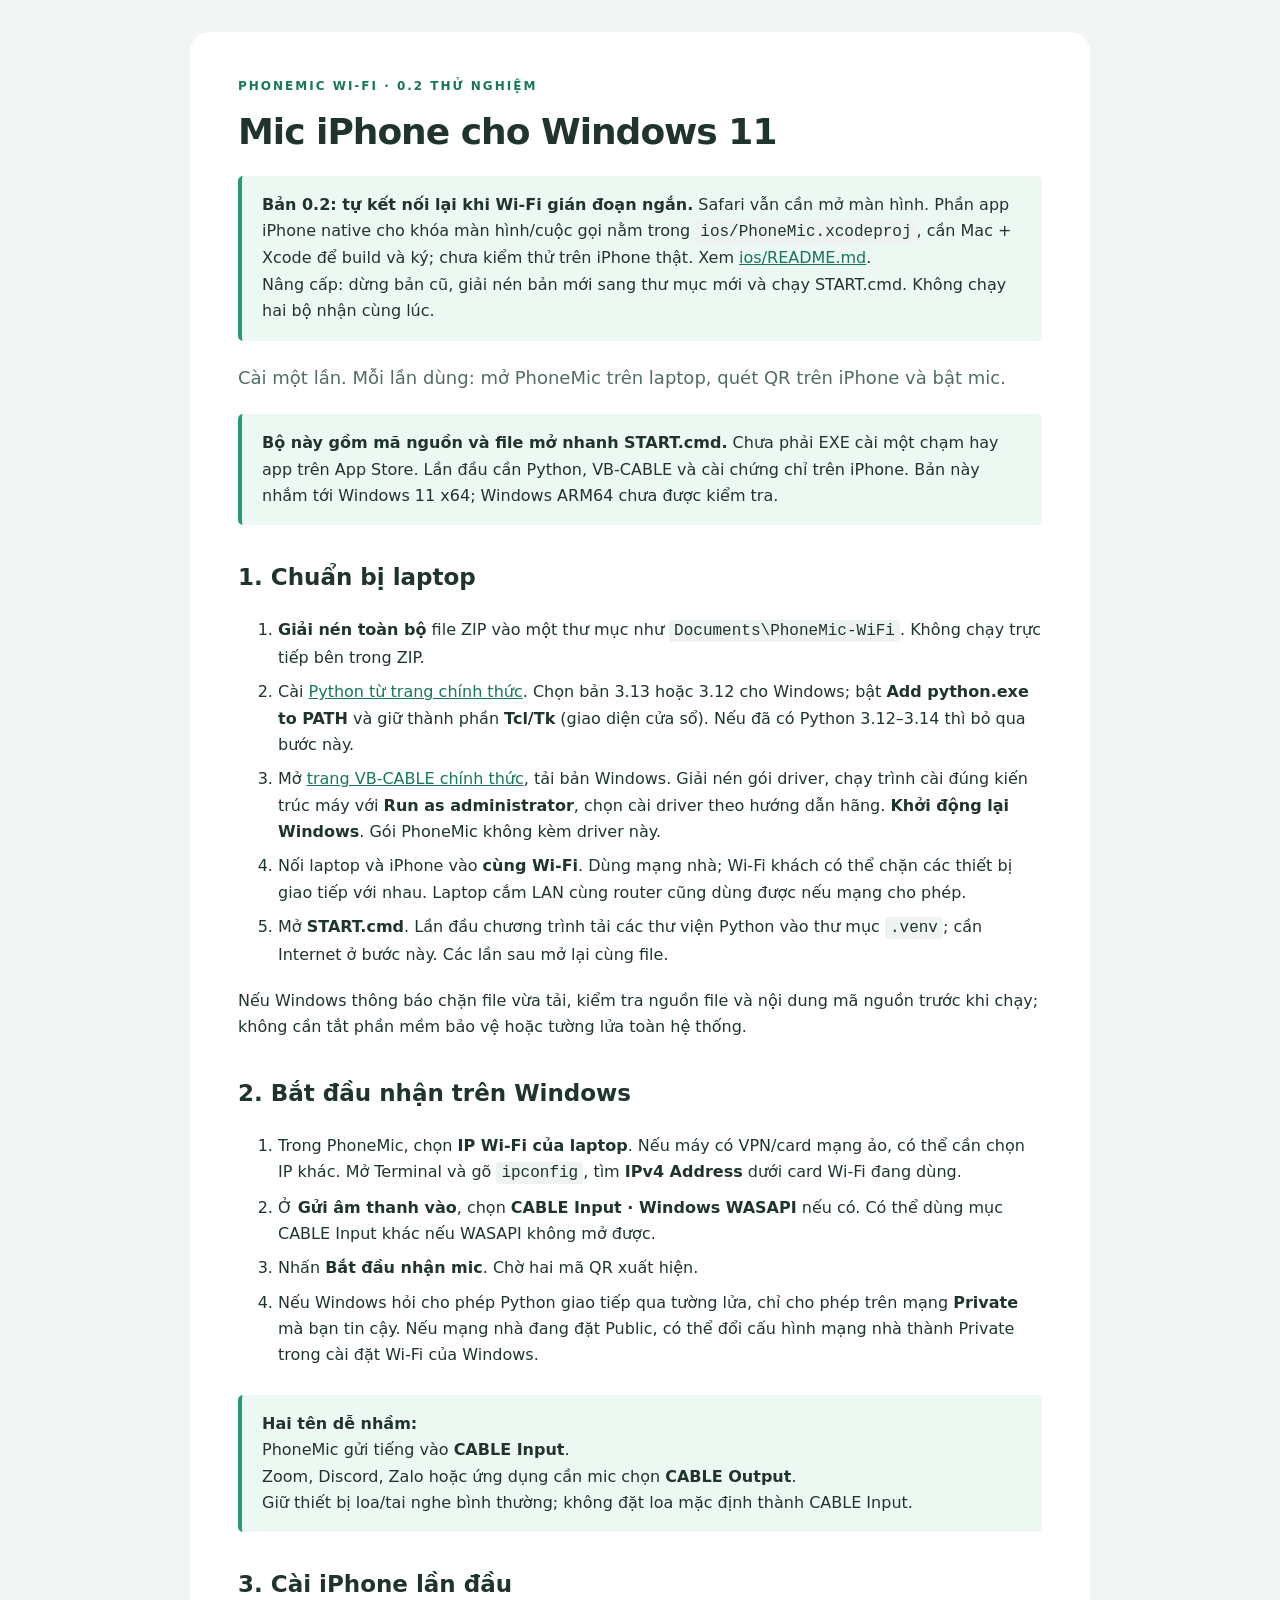
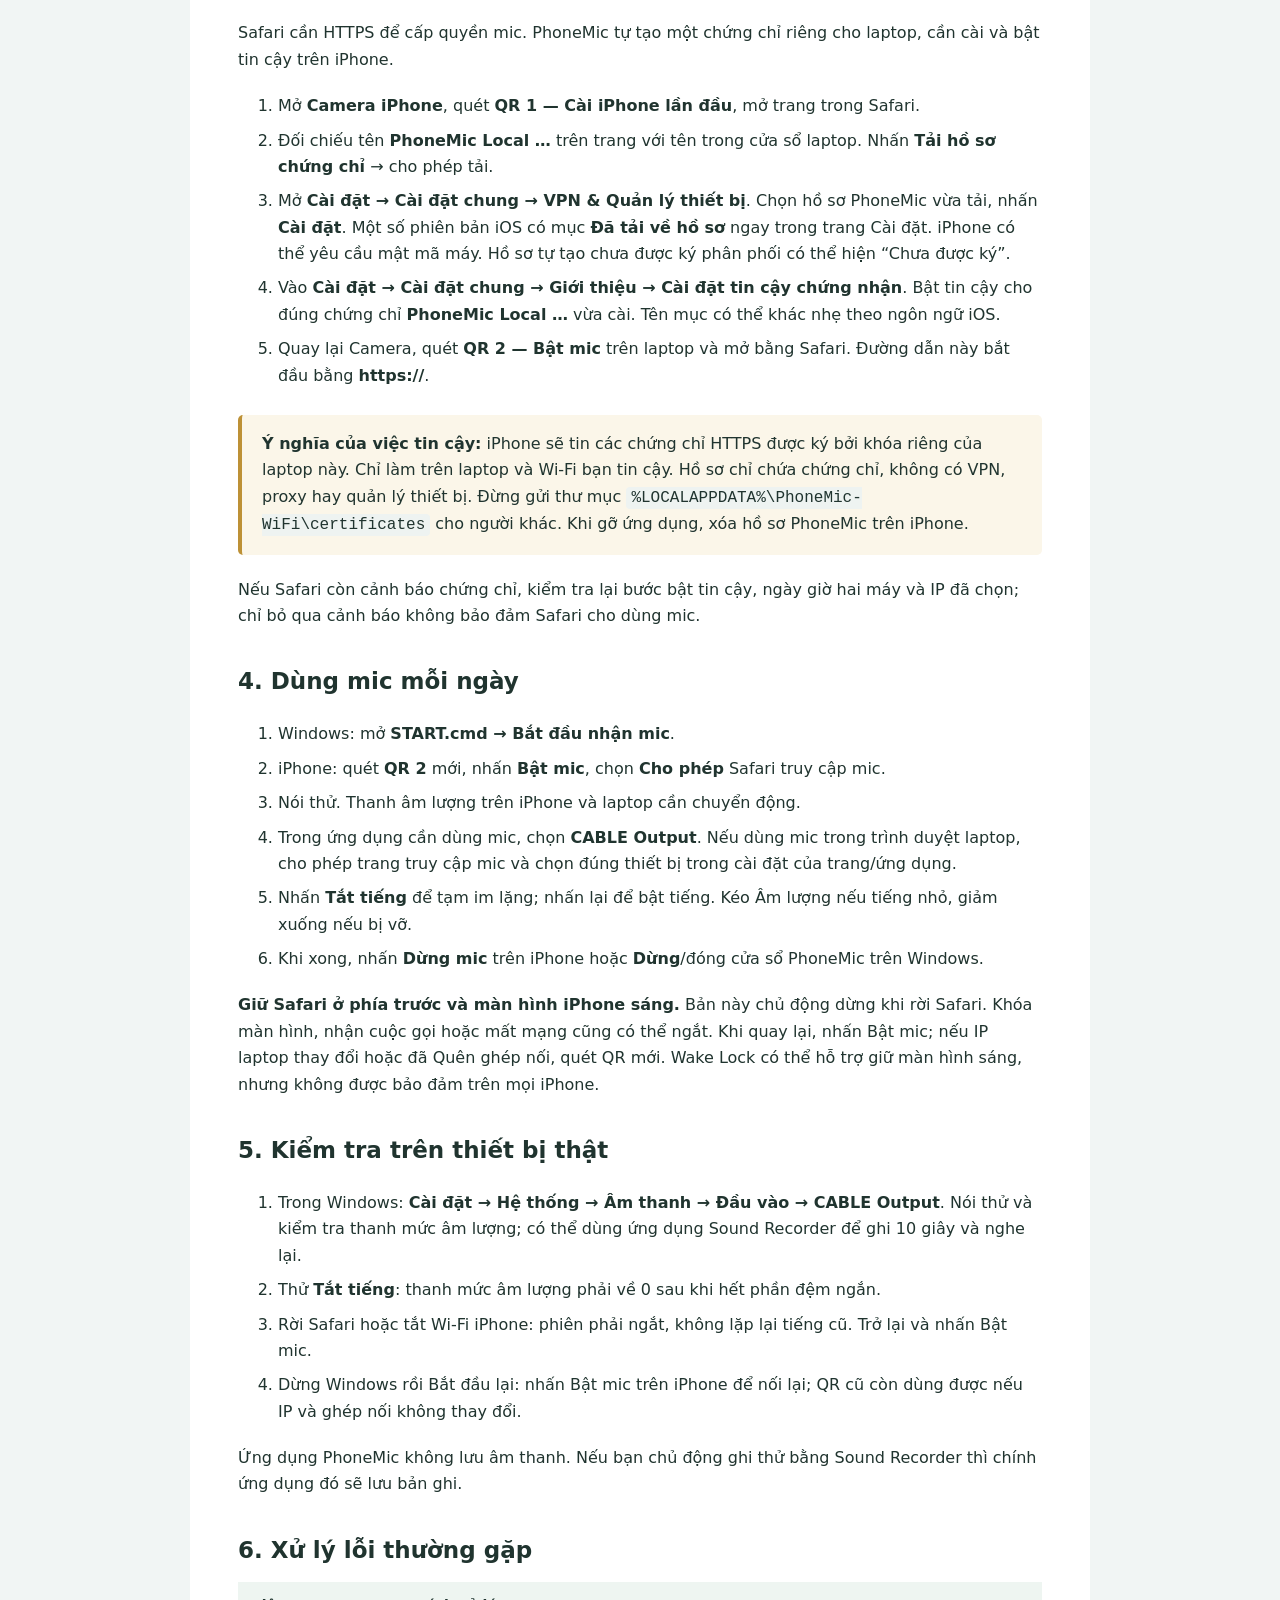
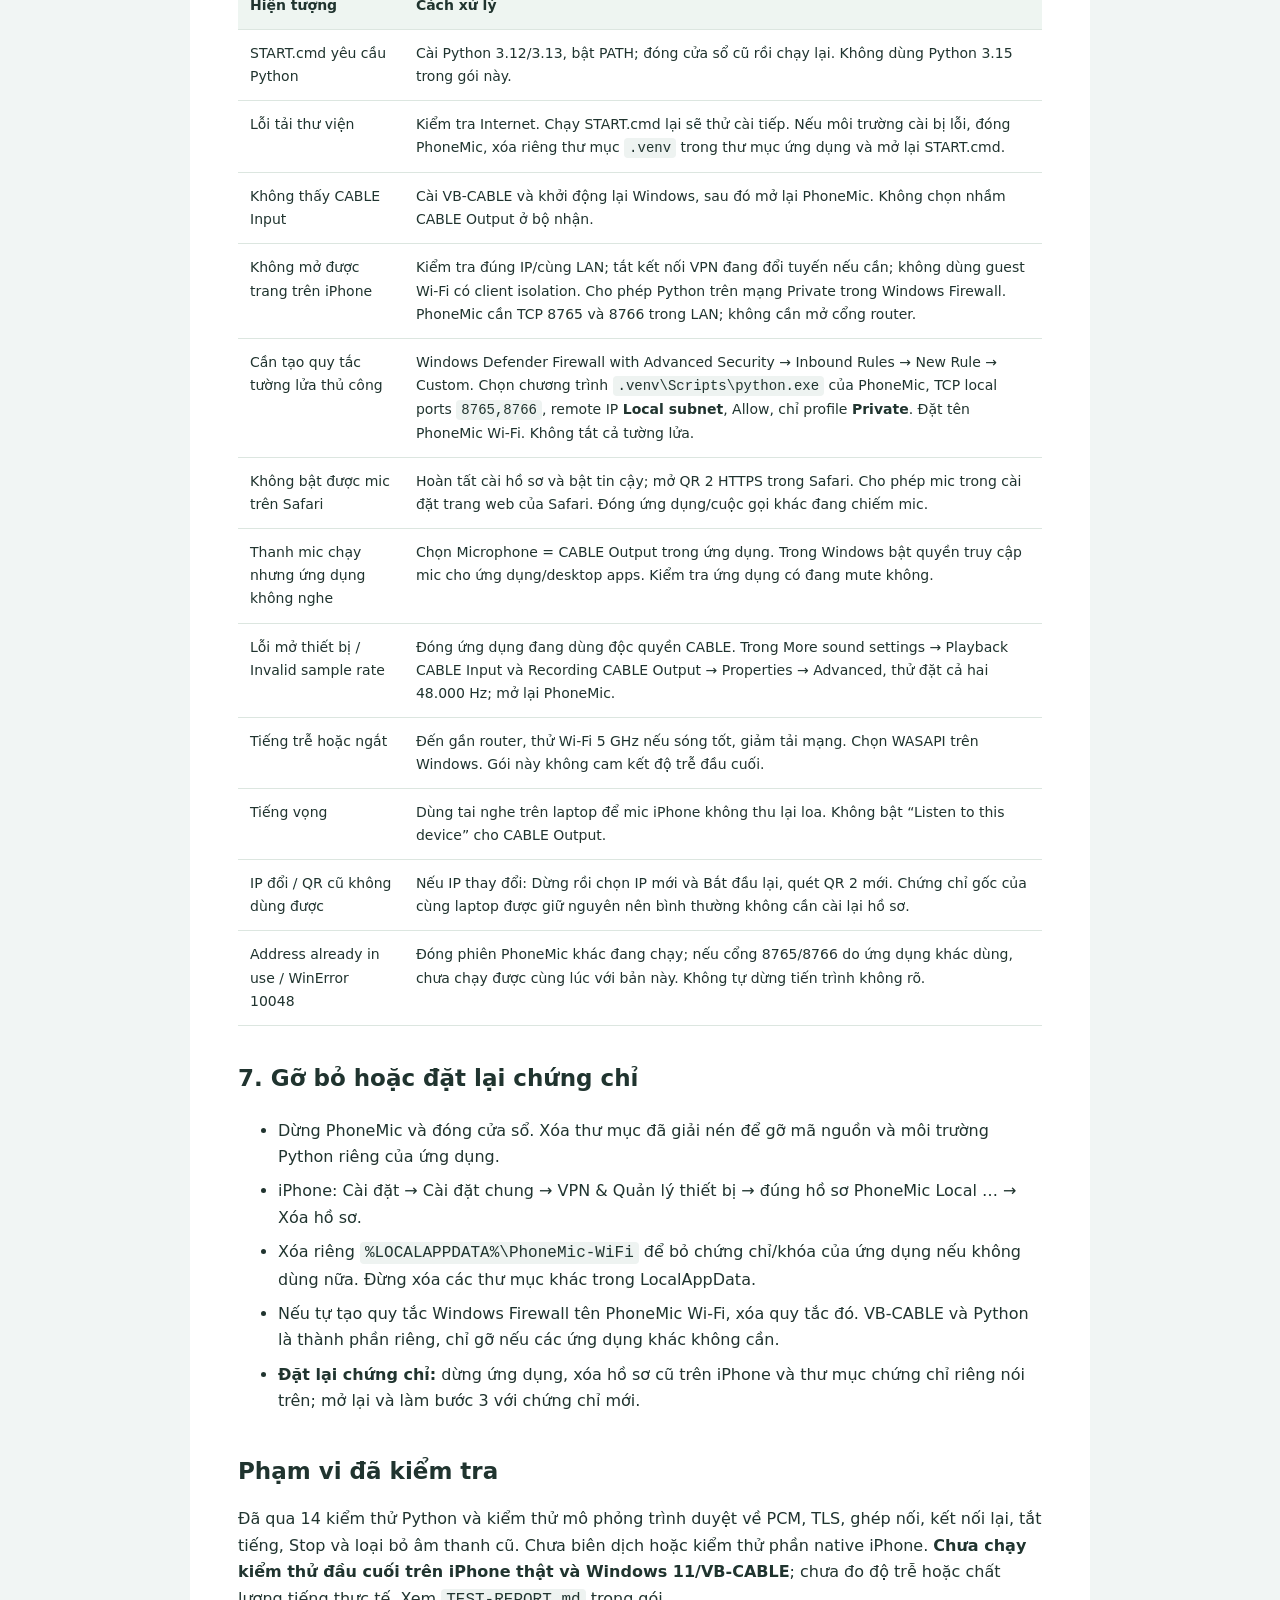
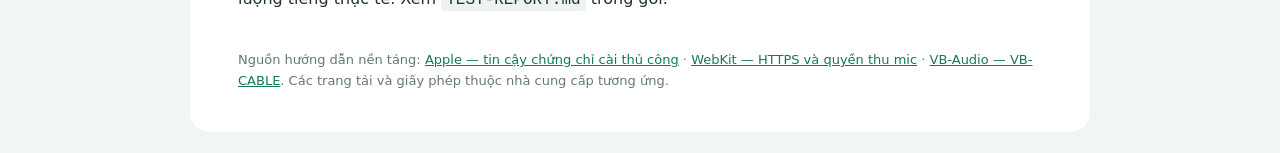
<file: HUONG-DAN.html>
<!doctype html><html lang="vi"><head><meta charset="utf-8"><meta name="viewport" content="width=device-width,initial-scale=1">
<title>Hướng dẫn PhoneMic Wi-Fi</title><style>
*{box-sizing:border-box}body{margin:0;background:#f1f5f4;color:#20342f;font:16px/1.65 system-ui,-apple-system,'Segoe UI',sans-serif}
main{max-width:900px;margin:32px auto;padding:40px 48px;background:#fff;border-radius:20px}h1{font-size:36px;line-height:1.2;letter-spacing:-1px;margin:12px 0}h2{margin:34px 0 12px;font-size:23px}h3{font-size:18px;margin:24px 0 8px}a{color:#16775a}li{padding:4px 0}code{background:#eef3f1;padding:2px 5px;border-radius:4px;overflow-wrap:anywhere}.tag{color:#16775a;font-size:12px;letter-spacing:2px;font-weight:700}.lead{color:#536c62;font-size:18px}.callout{border-left:4px solid #279b77;background:#eef8f3;padding:16px 20px;border-radius:5px;margin:22px 0}.note{border-left-color:#bd9136;background:#fbf6e9}table{border-collapse:collapse;width:100%;font-size:14px}th,td{border-bottom:1px solid #dce6e0;padding:12px;text-align:left;vertical-align:top}th{background:#eef5f1}footer{margin-top:36px;color:#64796f;font-size:13px}@media(max-width:600px){main{margin:0;padding:24px 20px;border-radius:0}h1{font-size:30px}table{font-size:13px}td,th{padding:8px}}@media print{body{background:white}main{margin:0;padding:0;max-width:none}h2,h3{break-after:avoid}li,tr,.callout{break-inside:avoid}a{color:inherit}}
</style></head><body><main>
<span class="tag">PHONEMIC WI-FI · 0.2 THỬ NGHIỆM</span>
<h1>Mic iPhone cho Windows 11</h1>
<div class="callout"><b>Bản 0.2: tự kết nối lại khi Wi-Fi gián đoạn ngắn.</b> Safari vẫn cần mở màn hình. Phần app iPhone native cho khóa màn hình/cuộc gọi nằm trong <code>ios/PhoneMic.xcodeproj</code>, cần Mac + Xcode để build và ký; chưa kiểm thử trên iPhone thật. Xem <a href="ios/README.md">ios/README.md</a>.<br>Nâng cấp: dừng bản cũ, giải nén bản mới sang thư mục mới và chạy START.cmd. Không chạy hai bộ nhận cùng lúc.</div>
<p class="lead">Cài một lần. Mỗi lần dùng: mở PhoneMic trên laptop, quét QR trên iPhone và bật mic.</p>
<div class="callout"><b>Bộ này gồm mã nguồn và file mở nhanh START.cmd.</b> Chưa phải EXE cài một chạm hay app trên App Store. Lần đầu cần Python, VB-CABLE và cài chứng chỉ trên iPhone. Bản này nhắm tới Windows 11 x64; Windows ARM64 chưa được kiểm tra.</div>
<h2>1. Chuẩn bị laptop</h2>
<ol>
<li><b>Giải nén toàn bộ</b> file ZIP vào một thư mục như <code>Documents\PhoneMic-WiFi</code>. Không chạy trực tiếp bên trong ZIP.</li>
<li>Cài <a href="https://www.python.org/downloads/windows/">Python từ trang chính thức</a>. Chọn bản 3.13 hoặc 3.12 cho Windows; bật <b>Add python.exe to PATH</b> và giữ thành phần <b>Tcl/Tk</b> (giao diện cửa sổ). Nếu đã có Python 3.12–3.14 thì bỏ qua bước này.</li>
<li>Mở <a href="https://vb-audio.com/Cable/">trang VB-CABLE chính thức</a>, tải bản Windows. Giải nén gói driver, chạy trình cài đúng kiến trúc máy với <b>Run as administrator</b>, chọn cài driver theo hướng dẫn hãng. <b>Khởi động lại Windows</b>. Gói PhoneMic không kèm driver này.</li>
<li>Nối laptop và iPhone vào <b>cùng Wi-Fi</b>. Dùng mạng nhà; Wi-Fi khách có thể chặn các thiết bị giao tiếp với nhau. Laptop cắm LAN cùng router cũng dùng được nếu mạng cho phép.</li>
<li>Mở <b>START.cmd</b>. Lần đầu chương trình tải các thư viện Python vào thư mục <code>.venv</code>; cần Internet ở bước này. Các lần sau mở lại cùng file.</li>
</ol>
<p>Nếu Windows thông báo chặn file vừa tải, kiểm tra nguồn file và nội dung mã nguồn trước khi chạy; không cần tắt phần mềm bảo vệ hoặc tường lửa toàn hệ thống.</p>
<h2>2. Bắt đầu nhận trên Windows</h2>
<ol>
<li>Trong PhoneMic, chọn <b>IP Wi-Fi của laptop</b>. Nếu máy có VPN/card mạng ảo, có thể cần chọn IP khác. Mở Terminal và gõ <code>ipconfig</code>, tìm <b>IPv4 Address</b> dưới card Wi-Fi đang dùng.</li>
<li>Ở <b>Gửi âm thanh vào</b>, chọn <b>CABLE Input · Windows WASAPI</b> nếu có. Có thể dùng mục CABLE Input khác nếu WASAPI không mở được.</li>
<li>Nhấn <b>Bắt đầu nhận mic</b>. Chờ hai mã QR xuất hiện.</li>
<li>Nếu Windows hỏi cho phép Python giao tiếp qua tường lửa, chỉ cho phép trên mạng <b>Private</b> mà bạn tin cậy. Nếu mạng nhà đang đặt Public, có thể đổi cấu hình mạng nhà thành Private trong cài đặt Wi-Fi của Windows.</li>
</ol>
<div class="callout"><b>Hai tên dễ nhầm:</b><br>PhoneMic gửi tiếng vào <b>CABLE Input</b>.<br>Zoom, Discord, Zalo hoặc ứng dụng cần mic chọn <b>CABLE Output</b>.<br>Giữ thiết bị loa/tai nghe bình thường; không đặt loa mặc định thành CABLE Input.</div>
<h2>3. Cài iPhone lần đầu</h2>
<p>Safari cần HTTPS để cấp quyền mic. PhoneMic tự tạo một chứng chỉ riêng cho laptop, cần cài và bật tin cậy trên iPhone.</p>
<ol>
<li>Mở <b>Camera iPhone</b>, quét <b>QR 1 — Cài iPhone lần đầu</b>, mở trang trong Safari.</li>
<li>Đối chiếu tên <b>PhoneMic Local …</b> trên trang với tên trong cửa sổ laptop. Nhấn <b>Tải hồ sơ chứng chỉ</b> → cho phép tải.</li>
<li>Mở <b>Cài đặt → Cài đặt chung → VPN &amp; Quản lý thiết bị</b>. Chọn hồ sơ PhoneMic vừa tải, nhấn <b>Cài đặt</b>. Một số phiên bản iOS có mục <b>Đã tải về hồ sơ</b> ngay trong trang Cài đặt. iPhone có thể yêu cầu mật mã máy. Hồ sơ tự tạo chưa được ký phân phối có thể hiện “Chưa được ký”.</li>
<li>Vào <b>Cài đặt → Cài đặt chung → Giới thiệu → Cài đặt tin cậy chứng nhận</b>. Bật tin cậy cho đúng chứng chỉ <b>PhoneMic Local …</b> vừa cài. Tên mục có thể khác nhẹ theo ngôn ngữ iOS.</li>
<li>Quay lại Camera, quét <b>QR 2 — Bật mic</b> trên laptop và mở bằng Safari. Đường dẫn này bắt đầu bằng <b>https://</b>.</li>
</ol>
<div class="callout note"><b>Ý nghĩa của việc tin cậy:</b> iPhone sẽ tin các chứng chỉ HTTPS được ký bởi khóa riêng của laptop này. Chỉ làm trên laptop và Wi-Fi bạn tin cậy. Hồ sơ chỉ chứa chứng chỉ, không có VPN, proxy hay quản lý thiết bị. Đừng gửi thư mục <code>%LOCALAPPDATA%\PhoneMic-WiFi\certificates</code> cho người khác. Khi gỡ ứng dụng, xóa hồ sơ PhoneMic trên iPhone.</div>
<p>Nếu Safari còn cảnh báo chứng chỉ, kiểm tra lại bước bật tin cậy, ngày giờ hai máy và IP đã chọn; chỉ bỏ qua cảnh báo không bảo đảm Safari cho dùng mic.</p>
<h2>4. Dùng mic mỗi ngày</h2>
<ol>
<li>Windows: mở <b>START.cmd → Bắt đầu nhận mic</b>.</li>
<li>iPhone: quét <b>QR 2</b> mới, nhấn <b>Bật mic</b>, chọn <b>Cho phép</b> Safari truy cập mic.</li>
<li>Nói thử. Thanh âm lượng trên iPhone và laptop cần chuyển động.</li>
<li>Trong ứng dụng cần dùng mic, chọn <b>CABLE Output</b>. Nếu dùng mic trong trình duyệt laptop, cho phép trang truy cập mic và chọn đúng thiết bị trong cài đặt của trang/ứng dụng.</li>
<li>Nhấn <b>Tắt tiếng</b> để tạm im lặng; nhấn lại để bật tiếng. Kéo Âm lượng nếu tiếng nhỏ, giảm xuống nếu bị vỡ.</li>
<li>Khi xong, nhấn <b>Dừng mic</b> trên iPhone hoặc <b>Dừng</b>/đóng cửa sổ PhoneMic trên Windows.</li>
</ol>
<p><b>Giữ Safari ở phía trước và màn hình iPhone sáng.</b> Bản này chủ động dừng khi rời Safari. Khóa màn hình, nhận cuộc gọi hoặc mất mạng cũng có thể ngắt. Khi quay lại, nhấn Bật mic; nếu IP laptop thay đổi hoặc đã Quên ghép nối, quét QR mới. Wake Lock có thể hỗ trợ giữ màn hình sáng, nhưng không được bảo đảm trên mọi iPhone.</p>
<h2>5. Kiểm tra trên thiết bị thật</h2>
<ol>
<li>Trong Windows: <b>Cài đặt → Hệ thống → Âm thanh → Đầu vào → CABLE Output</b>. Nói thử và kiểm tra thanh mức âm lượng; có thể dùng ứng dụng Sound Recorder để ghi 10 giây và nghe lại.</li>
<li>Thử <b>Tắt tiếng</b>: thanh mức âm lượng phải về 0 sau khi hết phần đệm ngắn.</li>
<li>Rời Safari hoặc tắt Wi-Fi iPhone: phiên phải ngắt, không lặp lại tiếng cũ. Trở lại và nhấn Bật mic.</li>
<li>Dừng Windows rồi Bắt đầu lại: nhấn Bật mic trên iPhone để nối lại; QR cũ còn dùng được nếu IP và ghép nối không thay đổi.</li>
</ol>
<p>Ứng dụng PhoneMic không lưu âm thanh. Nếu bạn chủ động ghi thử bằng Sound Recorder thì chính ứng dụng đó sẽ lưu bản ghi.</p>
<h2>6. Xử lý lỗi thường gặp</h2>
<table><thead><tr><th>Hiện tượng</th><th>Cách xử lý</th></tr></thead><tbody>
<tr><td>START.cmd yêu cầu Python</td><td>Cài Python 3.12/3.13, bật PATH; đóng cửa sổ cũ rồi chạy lại. Không dùng Python 3.15 trong gói này.</td></tr>
<tr><td>Lỗi tải thư viện</td><td>Kiểm tra Internet. Chạy START.cmd lại sẽ thử cài tiếp. Nếu môi trường cài bị lỗi, đóng PhoneMic, xóa riêng thư mục <code>.venv</code> trong thư mục ứng dụng và mở lại START.cmd.</td></tr>
<tr><td>Không thấy CABLE Input</td><td>Cài VB-CABLE và khởi động lại Windows, sau đó mở lại PhoneMic. Không chọn nhầm CABLE Output ở bộ nhận.</td></tr>
<tr><td>Không mở được trang trên iPhone</td><td>Kiểm tra đúng IP/cùng LAN; tắt kết nối VPN đang đổi tuyến nếu cần; không dùng guest Wi-Fi có client isolation. Cho phép Python trên mạng Private trong Windows Firewall. PhoneMic cần TCP 8765 và 8766 trong LAN; không cần mở cổng router.</td></tr>
<tr><td>Cần tạo quy tắc tường lửa thủ công</td><td>Windows Defender Firewall with Advanced Security → Inbound Rules → New Rule → Custom. Chọn chương trình <code>.venv\Scripts\python.exe</code> của PhoneMic, TCP local ports <code>8765,8766</code>, remote IP <b>Local subnet</b>, Allow, chỉ profile <b>Private</b>. Đặt tên PhoneMic Wi-Fi. Không tắt cả tường lửa.</td></tr>
<tr><td>Không bật được mic trên Safari</td><td>Hoàn tất cài hồ sơ và bật tin cậy; mở QR 2 HTTPS trong Safari. Cho phép mic trong cài đặt trang web của Safari. Đóng ứng dụng/cuộc gọi khác đang chiếm mic.</td></tr>
<tr><td>Thanh mic chạy nhưng ứng dụng không nghe</td><td>Chọn Microphone = CABLE Output trong ứng dụng. Trong Windows bật quyền truy cập mic cho ứng dụng/desktop apps. Kiểm tra ứng dụng có đang mute không.</td></tr>
<tr><td>Lỗi mở thiết bị / Invalid sample rate</td><td>Đóng ứng dụng đang dùng độc quyền CABLE. Trong More sound settings → Playback CABLE Input và Recording CABLE Output → Properties → Advanced, thử đặt cả hai 48.000 Hz; mở lại PhoneMic.</td></tr>
<tr><td>Tiếng trễ hoặc ngắt</td><td>Đến gần router, thử Wi-Fi 5 GHz nếu sóng tốt, giảm tải mạng. Chọn WASAPI trên Windows. Gói này không cam kết độ trễ đầu cuối.</td></tr>
<tr><td>Tiếng vọng</td><td>Dùng tai nghe trên laptop để mic iPhone không thu lại loa. Không bật “Listen to this device” cho CABLE Output.</td></tr>
<tr><td>IP đổi / QR cũ không dùng được</td><td>Nếu IP thay đổi: Dừng rồi chọn IP mới và Bắt đầu lại, quét QR 2 mới. Chứng chỉ gốc của cùng laptop được giữ nguyên nên bình thường không cần cài lại hồ sơ.</td></tr>
<tr><td>Address already in use / WinError 10048</td><td>Đóng phiên PhoneMic khác đang chạy; nếu cổng 8765/8766 do ứng dụng khác dùng, chưa chạy được cùng lúc với bản này. Không tự dừng tiến trình không rõ.</td></tr>
</tbody></table>
<h2>7. Gỡ bỏ hoặc đặt lại chứng chỉ</h2>
<ul>
<li>Dừng PhoneMic và đóng cửa sổ. Xóa thư mục đã giải nén để gỡ mã nguồn và môi trường Python riêng của ứng dụng.</li>
<li>iPhone: Cài đặt → Cài đặt chung → VPN &amp; Quản lý thiết bị → đúng hồ sơ PhoneMic Local … → Xóa hồ sơ.</li>
<li>Xóa riêng <code>%LOCALAPPDATA%\PhoneMic-WiFi</code> để bỏ chứng chỉ/khóa của ứng dụng nếu không dùng nữa. Đừng xóa các thư mục khác trong LocalAppData.</li>
<li>Nếu tự tạo quy tắc Windows Firewall tên PhoneMic Wi-Fi, xóa quy tắc đó. VB-CABLE và Python là thành phần riêng, chỉ gỡ nếu các ứng dụng khác không cần.</li>
<li><b>Đặt lại chứng chỉ:</b> dừng ứng dụng, xóa hồ sơ cũ trên iPhone và thư mục chứng chỉ riêng nói trên; mở lại và làm bước 3 với chứng chỉ mới.</li>
</ul>
<h2>Phạm vi đã kiểm tra</h2>
<p>Đã qua 14 kiểm thử Python và kiểm thử mô phỏng trình duyệt về PCM, TLS, ghép nối, kết nối lại, tắt tiếng, Stop và loại bỏ âm thanh cũ. Chưa biên dịch hoặc kiểm thử phần native iPhone. <b>Chưa chạy kiểm thử đầu cuối trên iPhone thật và Windows 11/VB-CABLE</b>; chưa đo độ trễ hoặc chất lượng tiếng thực tế. Xem <code>TEST-REPORT.md</code> trong gói.</p>
<footer>Nguồn hướng dẫn nền tảng: <a href="https://support.apple.com/en-us/102390">Apple — tin cậy chứng chỉ cài thủ công</a> · <a href="https://webkit.org/blog/7763/a-closer-look-into-webrtc/">WebKit — HTTPS và quyền thu mic</a> · <a href="https://vb-audio.com/Cable/">VB-Audio — VB-CABLE</a>. Các trang tải và giấy phép thuộc nhà cung cấp tương ứng.</footer>
</main></body></html>
</file>
